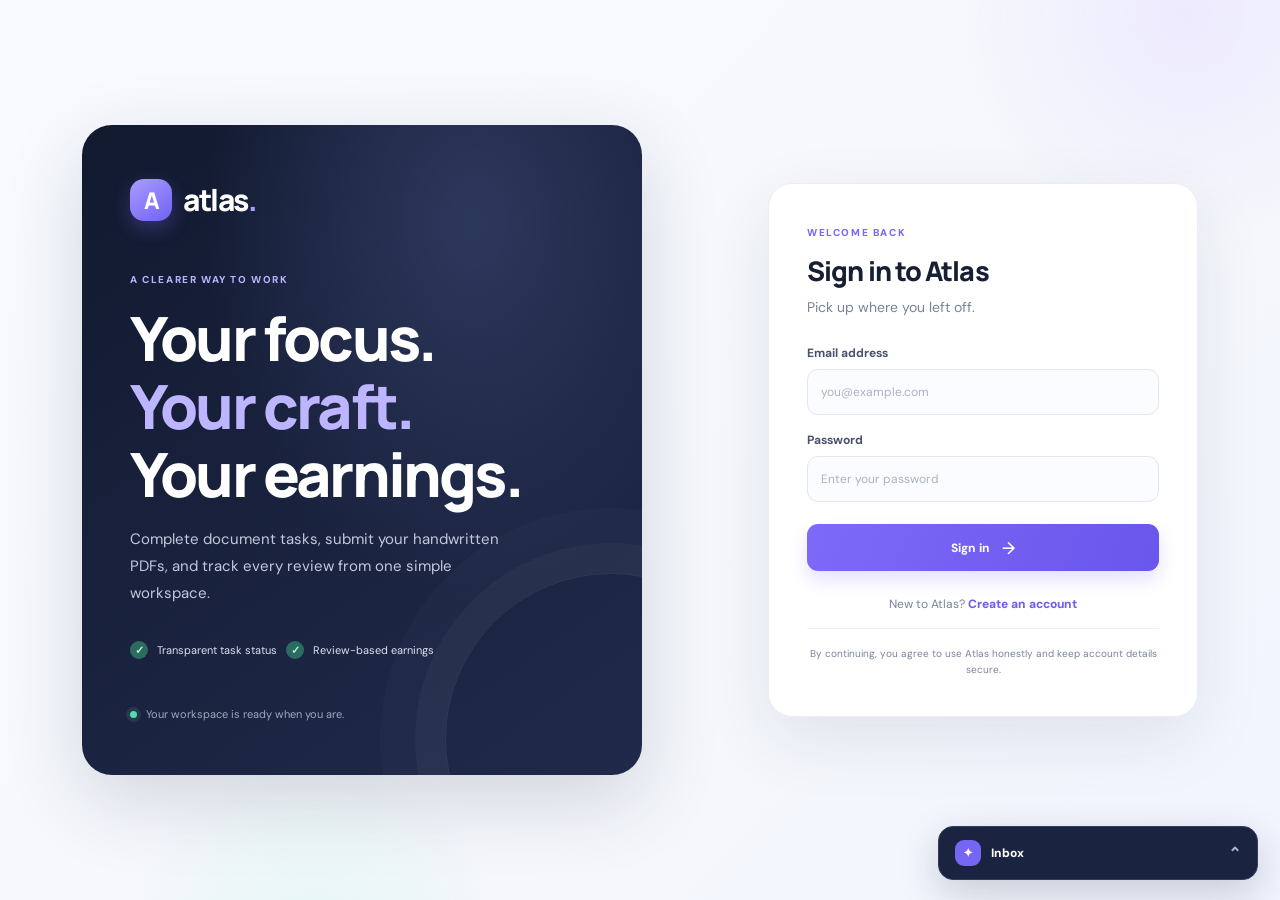
<file: index.html>
<!doctype html>
<html lang="en">
<head><meta charset="utf-8"><meta name="viewport" content="width=device-width, initial-scale=1"><meta http-equiv="refresh" content="0; url=./worker/"><title>Atlas</title></head>
<body><p>Opening Atlas… <a href="./worker/">Worker portal</a> · <a href="./admin/">Admin panel</a></p></body>
</html>
</file>
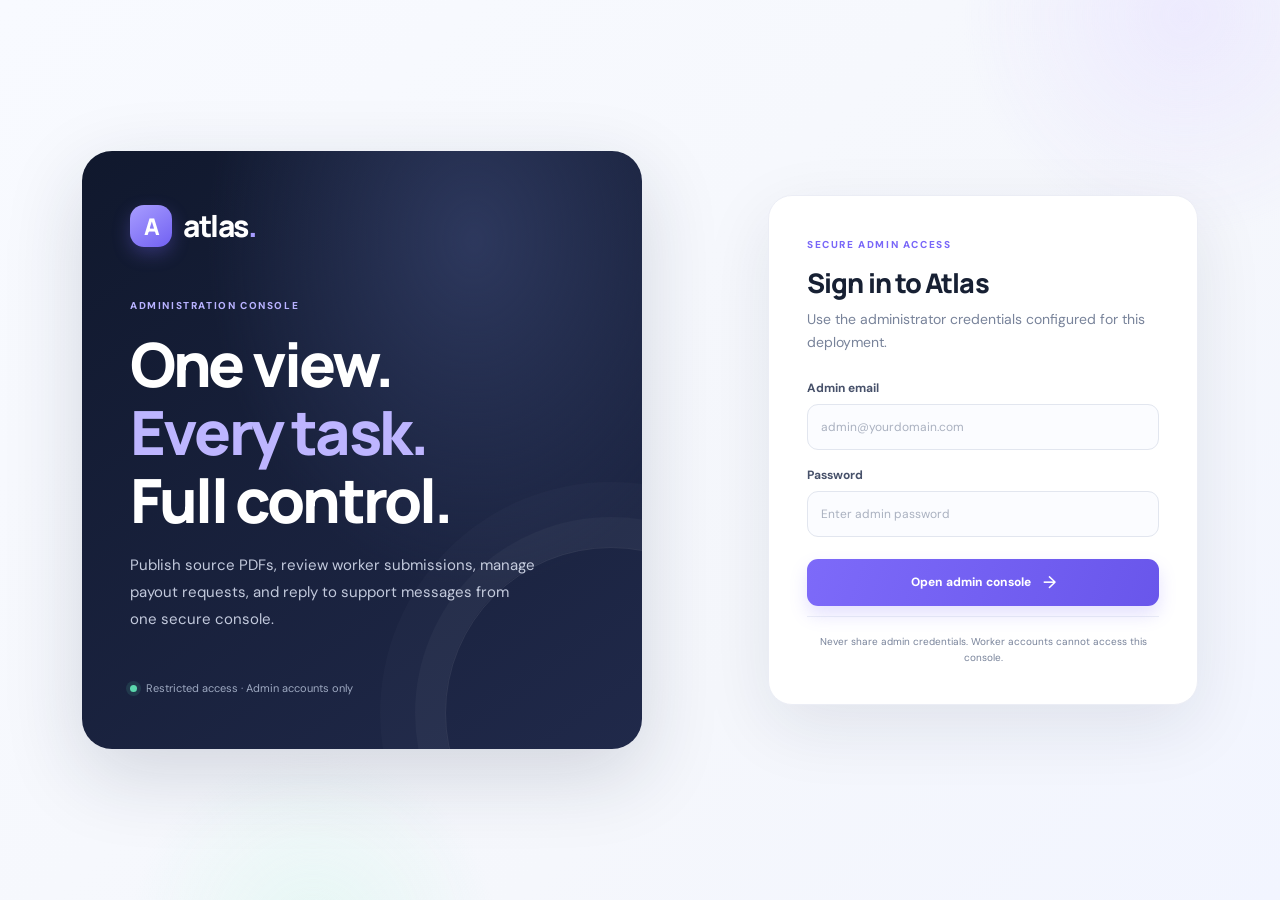
<file: admin/index.html>
<!doctype html>
<html lang="en">
<head>
  <meta charset="utf-8">
  <meta name="viewport" content="width=device-width, initial-scale=1">
  <meta name="theme-color" content="#10172a">
  <title>Atlas | Admin Console</title>
  <link rel="stylesheet" href="style.css">
  <script src="config.js"></script>
  <script src="../shared/client.js"></script>
  <script src="app.js" defer></script>
</head>
<body>
  <div class="ambient ambient-one"></div><div class="ambient ambient-two"></div>
  <main id="admin-auth" class="auth-shell admin-auth-shell">
    <section class="auth-intro"><a class="brand brand-large" href="#"><span class="brand-mark">A</span><span>atlas<span class="brand-dot">.</span></span></a><div class="eyebrow">ADMINISTRATION CONSOLE</div><h1>One view.<br><span>Every task.</span><br>Full control.</h1><p>Publish source PDFs, review worker submissions, manage payout requests, and reply to support messages from one secure console.</p><div class="auth-note"><span class="pulse-dot"></span> Restricted access · Admin accounts only</div></section>
    <section class="auth-card"><div class="auth-card-head"><span class="eyebrow">SECURE ADMIN ACCESS</span><h2>Sign in to Atlas</h2><p>Use the administrator credentials configured for this deployment.</p></div><form id="admin-login-form" class="form-stack"><label>Admin email<input type="email" name="email" placeholder="admin@yourdomain.com" autocomplete="username" required></label><label>Password<input type="password" name="password" placeholder="Enter admin password" autocomplete="current-password" required></label><button class="btn btn-primary btn-full" type="submit">Open admin console <span>→</span></button></form><p class="auth-legal">Never share admin credentials. Worker accounts cannot access this console.</p><div id="admin-auth-error" class="inline-error hidden" role="alert"></div></section>
  </main>

  <div id="admin-app" class="workspace hidden">
    <aside class="sidebar"><a class="brand" href="#"><span class="brand-mark">A</span><span>atlas<span class="brand-dot">.</span></span></a><div class="side-label">ADMIN CONSOLE</div><nav class="side-nav" aria-label="Admin navigation"><button class="nav-item active" data-admin-view="overview"><span class="nav-icon">▦</span> Overview</button><button class="nav-item" data-admin-view="tasks"><span class="nav-icon">▤</span> PDF tasks</button><button class="nav-item" data-admin-view="submissions"><span class="nav-icon">◷</span> Submissions</button><button class="nav-item" data-admin-view="workers"><span class="nav-icon">♙</span> Workers</button><button class="nav-item" data-admin-view="withdrawals"><span class="nav-icon">＄</span> Withdrawals</button><button class="nav-item" data-admin-view="inbox"><span class="nav-icon">✉</span> Inbox</button></nav><div class="sidebar-bottom"><div class="help-card"><div class="help-symbol">✦</div><strong>Keep it transparent</strong><p>Only real, registered workers are shown in the worker list. Support replies are sent as Atlas Admin or Atlas Support.</p></div><div class="profile-row"><div class="avatar">A</div><div class="profile-meta"><strong id="admin-user-name">Atlas Admin</strong><span>Administrator</span></div><button class="icon-button" type="button" id="admin-logout" title="Sign out" aria-label="Sign out">↪</button></div></div></aside>
    <main class="main-panel"><header class="topbar"><div><div class="eyebrow" id="admin-page-eyebrow">SYSTEM SUMMARY</div><h1 id="admin-page-title">Overview</h1></div><div class="topbar-right"><div class="secure-pill"><span class="pulse-dot"></span> Admin access</div><div class="top-avatar">A</div></div></header><div id="admin-toast" class="toast hidden" role="status"></div>
      <section class="view-section" id="admin-view-overview"><div class="welcome-banner"><div><div class="eyebrow light-eyebrow">ATLAS OPERATIONS</div><h2>Keep every task <span>moving forward.</span></h2><p>Review submitted work carefully, record decisions consistently, and keep payout status up to date.</p></div><div class="banner-art"><div class="paper paper-back"></div><div class="paper paper-front"><div></div><div></div><div></div><div></div><b>✓</b></div><div class="banner-orbit"></div></div></div><div class="admin-stat-grid"><article class="metric-card"><span class="metric-label">Registered workers</span><strong id="stat-workers">—</strong><span class="metric-foot">Real accounts only</span></article><article class="metric-card"><span class="metric-label">Active PDF tasks</span><strong id="stat-tasks">—</strong><span class="metric-foot">Available to workers</span></article><article class="metric-card metric-primary"><span class="metric-label">Submissions to review</span><strong id="stat-submissions">—</strong><span class="metric-foot">Pending your decision</span></article><article class="metric-card"><span class="metric-label">Pending withdrawals</span><strong id="stat-withdrawals">—</strong><span class="metric-foot">Review before marking paid</span></article></div><div class="section-heading"><div><h2>Quick actions</h2><p>Go straight to the work that needs attention.</p></div></div><div class="quick-actions"><button class="quick-action" data-admin-view="tasks"><span class="quick-action-icon">＋</span><strong>Publish a PDF task</strong><span>Upload source document →</span></button><button class="quick-action" data-admin-view="submissions"><span class="quick-action-icon">✓</span><strong>Review submissions</strong><span>Approve or return work →</span></button><button class="quick-action" data-admin-view="inbox"><span class="quick-action-icon">✉</span><strong>Open message inbox</strong><span>Reply as Atlas →</span></button></div></section>

      <section class="view-section hidden" id="admin-view-tasks"><div class="section-heading"><div><h2>PDF tasks</h2><p>Only admins can publish source PDFs to the worker portal.</p></div><button class="btn btn-outline btn-small" id="admin-refresh-tasks">↻ Refresh</button></div><div class="admin-content-grid"><article class="panel-card admin-upload-panel"><div class="panel-heading"><div><h3>Publish a new task</h3><p>Upload the source PDF and describe the handwriting task.</p></div><span class="panel-icon">＋</span></div><form id="create-task-form" class="form-stack compact-form"><label>Task title<input name="title" placeholder="e.g. Handwritten document transcription" minlength="3" maxlength="180" required></label><label>Instructions<textarea name="description" rows="4" placeholder="Explain what workers should handwrite and how to submit it."></textarea></label><label>Optional due date<input name="dueDate" type="date"></label><label>Source PDF<input name="pdf" type="file" accept="application/pdf,.pdf" required></label><p class="microcopy">PDF only · Maximum file size 25 MB. The source file is stored privately and served through an authenticated endpoint.</p><button class="btn btn-primary btn-full" type="submit">Publish task to workers →</button></form></article><article class="panel-card"><div class="panel-heading"><div><h3>Task publishing checklist</h3><p>Before making a task available</p></div></div><ul class="admin-checklist"><li><span>✓</span><div><strong>Use a clear title</strong><small>Workers should know which document they are handling.</small></div></li><li><span>✓</span><div><strong>Give specific instructions</strong><small>Explain handwriting, scan quality, and PDF requirements.</small></div></li><li><span>✓</span><div><strong>Review the source document</strong><small>Only upload material you have permission to distribute.</small></div></li><li><span>✓</span><div><strong>Set a realistic deadline</strong><small>Leave the due date blank if no deadline applies.</small></div></li></ul></article></div><div class="section-heading"><div><h2>Published tasks</h2><p>Turn tasks off when submissions should stop.</p></div></div><div id="admin-tasks-list" class="table-card"><div class="loading-card">Loading tasks…</div></div></section>

      <section class="view-section hidden" id="admin-view-submissions"><div class="section-heading"><div><h2>Submission review</h2><p>Review the uploaded PDF before approving the $8 reward.</p></div><div class="section-actions"><select id="submission-filter" class="filter-select"><option value="pending">Pending review</option><option value="all">All submissions</option><option value="approved">Approved</option><option value="rejected">Rejected</option></select><button class="btn btn-outline btn-small" id="admin-refresh-submissions">↻ Refresh</button></div></div><div id="admin-submissions-list" class="table-card"><div class="loading-card">Loading submissions…</div></div></section>

      <section class="view-section hidden" id="admin-view-workers"><div class="section-heading"><div><h2>Registered workers</h2><p>Real accounts created through Atlas registration. Demo profiles are kept separate below.</p></div><button class="btn btn-outline btn-small" id="admin-refresh-workers">↻ Refresh</button></div><div id="admin-workers-list" class="table-card"><div class="loading-card">Loading workers…</div></div><div class="section-heading"><div><h2>Demo profiles <span class="status-pill status-inactive">DEMO ONLY</span></h2><p>400 synthetic test profiles. They are not real users, cannot sign in, and do not affect earnings or worker counts. Each has a separate sample conversation.</p></div><button class="btn btn-outline btn-small" id="admin-refresh-demo-profiles">↻ Refresh demos</button></div><div id="admin-demo-profiles-list" class="table-card"><div class="loading-card">Loading demo profiles…</div></div></section>

      <section class="view-section hidden" id="admin-view-withdrawals"><div class="section-heading"><div><h2>Withdrawal requests</h2><p>Review the worker’s payout method and destination. Complete the transfer externally before marking a request as paid.</p></div><button class="btn btn-outline btn-small" id="admin-refresh-withdrawals">↻ Refresh</button></div><div id="admin-withdrawals-list" class="table-card"><div class="loading-card">Loading withdrawals…</div></div></section>

      <section class="view-section hidden" id="admin-view-inbox"><div class="section-heading"><div><h2>Message inbox</h2><p>Worker messages and visitor support chats are routed here. Replies identify the sender as Atlas Admin or Atlas Support.</p></div><button class="btn btn-outline btn-small" id="admin-refresh-inbox">↻ Refresh</button></div><div class="admin-chat-layout"><aside class="thread-panel"><div class="thread-panel-head">CONVERSATIONS</div><div id="thread-list" class="thread-list"><div class="loading-card">Loading inbox…</div></div></aside><article class="panel-card admin-conversation"><div id="conversation-empty" class="conversation-empty"><div class="conversation-empty-icon">✉</div><strong>Select a conversation</strong><p>Choose a worker or website visitor to read and reply.</p></div><div id="conversation-active" class="hidden"><div class="conversation-head"><div class="support-avatar">A</div><div><strong id="conversation-name">Conversation</strong><span id="conversation-subtitle">Atlas messages</span></div></div><div id="admin-chat-messages" class="chat-messages"></div><form id="admin-reply-form" class="chat-compose"><input name="message" placeholder="Reply as Atlas…" maxlength="2000" required><button class="btn btn-primary" type="submit">Reply ↑</button></form></div></article></div></section>
      <footer class="main-footer"><span>© <span id="admin-year"></span> Atlas Admin Console</span><span>Admin actions are recorded in the platform database.</span></footer>
    </main>
  </div>
</body>
</html>
</file>
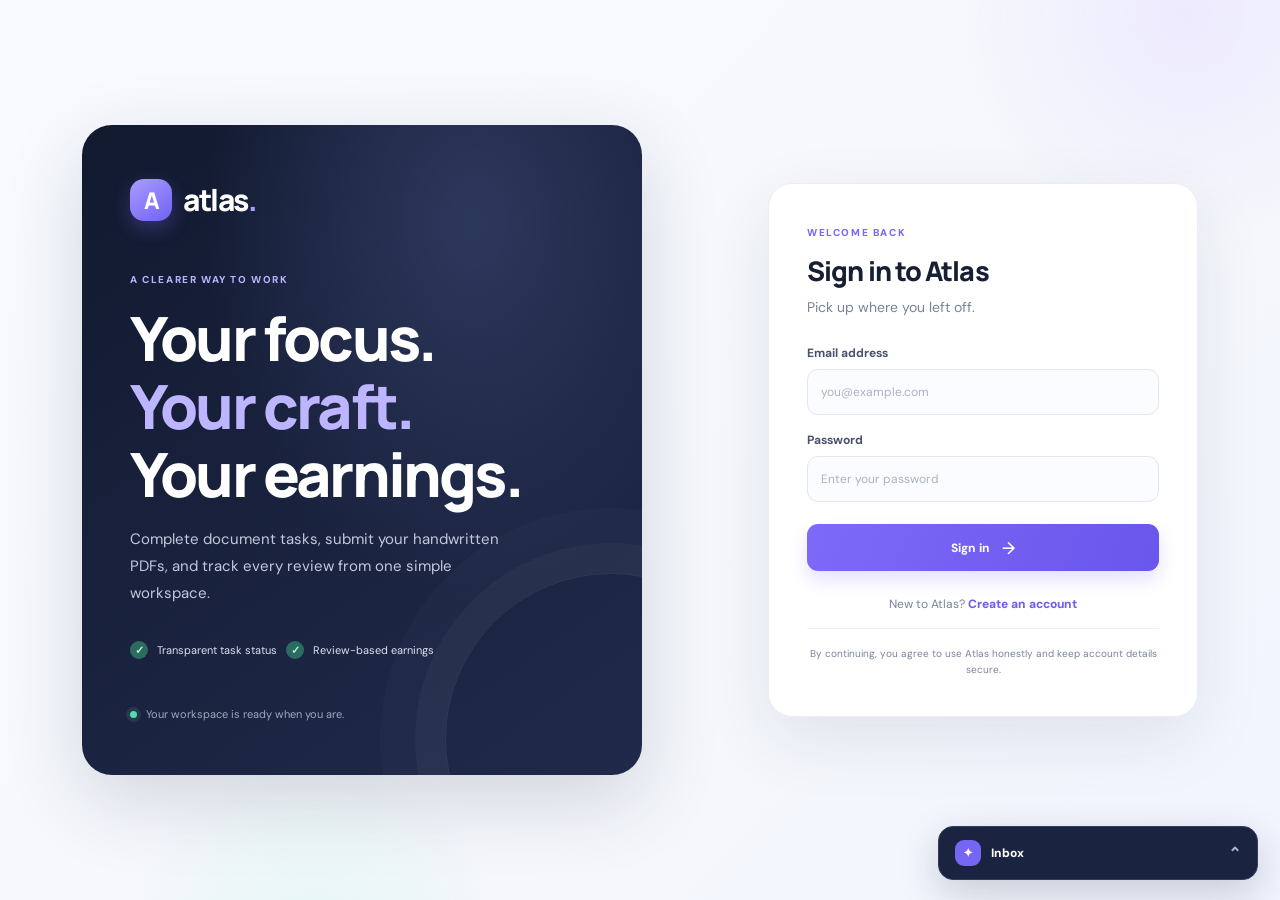
<file: worker/index.html>
<!doctype html>
<html lang="en">

<head>
  <meta charset="utf-8">
  <meta name="viewport" content="width=device-width, initial-scale=1">
  <meta name="theme-color" content="#10172a">
  <title>Atlas | Worker Portal</title>
  <link rel="stylesheet" href="style.css">
  <script src="config.js"></script>
  <script src="../shared/client.js"></script>
  <script src="app.js" defer></script>
</head>

<body>
  <div class="ambient ambient-one"></div>
  <div class="ambient ambient-two"></div>
  <header class="mobile-top"><a class="brand" href="#"><span class="brand-mark">A</span><span>atlas<span
          class="brand-dot">.</span></span></a><span class="eyebrow">WORKER PORTAL</span></header>

  <main id="auth-view" class="auth-shell">
    <section class="auth-intro">
      <a class="brand brand-large" href="#"><span class="brand-mark">A</span><span>atlas<span
            class="brand-dot">.</span></span></a>
      <div class="eyebrow">A CLEARER WAY TO WORK</div>
      <h1>Your focus.<br><span>Your craft.</span><br>Your earnings.</h1>
      <p>Complete document tasks, submit your handwritten PDFs, and track every review from one simple workspace.</p>
      <div class="trust-row"><span class="trust-icon">✓</span><span>Transparent task status</span><span
          class="trust-icon">✓</span><span>Review-based earnings</span></div>
      <div class="auth-note"><span class="pulse-dot"></span> Your workspace is ready when you are.</div>
    </section>
    <section class="auth-card">
      <div class="auth-card-head"><span class="eyebrow" id="auth-eyebrow">WELCOME BACK</span>
        <h2 id="auth-title">Sign in to Atlas</h2>
        <p id="auth-subtitle">Pick up where you left off.</p>
      </div>
      <form id="login-form" class="form-stack">
        <label>Email address<input type="email" name="email" placeholder="you@example.com" autocomplete="email"
            required></label>
        <label>Password<input type="password" name="password" placeholder="Enter your password"
            autocomplete="current-password" required></label>
        <button class="btn btn-primary btn-full" type="submit">Sign in <span>→</span></button>
      </form>
      <form id="register-form" class="form-stack hidden">
        <label>Full name<input type="text" name="name" placeholder="Your full name" autocomplete="name" minlength="2"
            required></label>
        <label>Email address<input type="email" name="email" placeholder="you@example.com" autocomplete="email"
            required></label>
        <label>Create password<input type="password" name="password" placeholder="At least 10 characters"
            autocomplete="new-password" minlength="10" required></label>
        <button class="btn btn-primary btn-full" type="submit">Create worker account <span>→</span></button>
      </form>
      <p class="auth-switch" id="auth-switch">New to Atlas? <button type="button" class="text-button"
          id="show-register">Create an account</button></p>
      <p class="auth-legal">By continuing, you agree to use Atlas honestly and keep account details secure.</p>
      <div id="auth-error" class="inline-error hidden" role="alert"></div>
    </section>
  </main>

  <div id="app-view" class="workspace hidden">
    <aside class="sidebar">
      <a class="brand" href="#"><span class="brand-mark">A</span><span>atlas<span class="brand-dot">.</span></span></a>
      <div class="side-label">WORKSPACE</div>
      <nav class="side-nav" aria-label="Main navigation">
        <button class="nav-item active" data-view="tasks"><span class="nav-icon">▦</span> Available tasks <span
            class="nav-count" id="task-nav-count">0</span></button>
        <button class="nav-item" data-view="submissions"><span class="nav-icon">◷</span> My submissions</button>
        <button class="nav-item" data-view="earnings"><span class="nav-icon">＄</span> Earnings & payout</button>
        <button class="nav-item" data-view="chat"><span class="nav-icon">✉</span> Messages</button>
      </nav>
      <section class="contact-panel" aria-label="Contact profiles">
        <div class="contact-heading"><span>CONTACTS</span><span class="contact-pill">Workers</span></div>
        <p class="contact-note"> profiles · status</p>
        <div id="contact-list" class="contact-list"><button type="button" class="contact-item" data-contact="001"
            data-contact-name="Hiroshi Tanaka" aria-label="Message Hiroshi Tanaka, profile"><span
              class="contact-avatar"></span><span class="contact-meta"><strong>Hiroshi Tanaka</strong><small><i
                  class="status-dot is-inactive"></i>
                inactive</small></span><span class="contact-arrow">›</span></button><button type="button"
            class="contact-item" data-contact="002" data-contact-name="Lars Andersen"
            aria-label="Message Lars Andersen, profile"><span class="contact-avatar"></span><span
              class="contact-meta"><strong>Lars Andersen</strong><small><i
                  class="status-dot is-inactive"></i>inactive</small></span><span
              class="contact-arrow">›</span></button><button type="button" class="contact-item" data-contact="003"
            data-contact-name="Arjun Mehta" aria-label="Message Arjun Mehta, profile"><span
              class="contact-avatar"></span><span class="contact-meta"><strong>Arjun Mehta</strong><small><i
                  class="status-dot is-inactive"></i>inactive</small></span><span
              class="contact-arrow">›</span></button><button type="button" class="contact-item" data-contact="004"
            data-contact-name="Mateo Rossi" aria-label="Message Mateo Rossi, profile"><span
              class="contact-avatar"></span><span class="contact-meta"><strong>Mateo Rossi</strong><small><i
                  class="status-dot is-inactive"></i>inactive</small></span><span
              class="contact-arrow">›</span></button><button type="button" class="contact-item" data-contact="005"
            data-contact-name="Wei Zhang" aria-label="Message Wei Zhang, profile"><span
              class="contact-avatar"></span><span class="contact-meta"><strong>Wei Zhang</strong><small><i
                  class="status-dot is-inactive"></i>inactive</small></span><span
              class="contact-arrow">›</span></button><button type="button" class="contact-item" data-contact="006"
            data-contact-name="Elena Petrova" aria-label="Message Elena Petrova, profile"><span
              class="contact-avatar"></span><span class="contact-meta"><strong>Elena Petrova</strong><small><i
                  class="status-dot is-inactive"></i> inactive</small></span><span
              class="contact-arrow">›</span></button></div>
      </section>
      <div class="sidebar-bottom">
        <div class="help-card">
          <div class="help-symbol">✦</div><strong>Need a hand?</strong>
          <p>Our support team is here to help.</p><button type="button" class="btn btn-soft btn-small"
            id="open-support">Contact support ↗</button>
        </div>
        <div class="profile-row">
          <div class="avatar" id="user-avatar">A</div>
          <div class="profile-meta"><strong id="user-name">Atlas Worker</strong><span
              id="user-email">worker@example.com</span></div><button type="button" class="icon-button" id="logout-btn"
            title="Sign out" aria-label="Sign out">↪</button>
        </div>
      </div>
    </aside>
    <main class="main-panel">
      <header class="topbar">
        <div>
          <div class="eyebrow" id="page-eyebrow">YOUR WORKSPACE</div>
          <h1 id="page-title">Available tasks</h1>
        </div>
        <div class="topbar-right">
          <div class="secure-pill"><span class="pulse-dot"></span> Secure workspace</div>
          <div class="top-avatar" id="top-avatar">A</div>
        </div>
      </header>
      <div id="toast" class="toast hidden" role="status"></div>

      <section class="view-section" id="view-tasks">
        <div class="welcome-banner">
          <div>
            <div class="eyebrow light-eyebrow">YOUR NEXT TASK STARTS HERE</div>
            <h2>Good work starts with <span>one page.</span></h2>
            <p>Choose an available document, write it by hand, then upload a clear PDF for review.</p>
          </div>
          <div class="banner-art">
            <div class="paper paper-back"></div>
            <div class="paper paper-front">
              <div></div>
              <div></div>
              <div></div>
              <div></div><b>✓</b>
            </div>
            <div class="banner-orbit"></div>
          </div>
        </div>
        <div class="section-heading">
          <div>
            <h2>Available tasks</h2>
            <p>Source PDFs uploaded by the Atlas admin.</p>
          </div><button class="btn btn-outline btn-small" id="refresh-tasks">↻ Refresh</button>
        </div>
        <div id="tasks-list" class="task-grid">
          <div class="loading-card">Loading your tasks…</div>
        </div>
        <div class="rate-note"><span class="rate-star">✦</span>
          <div><strong>Simple, transparent earnings</strong>
            <p>Each approved task adds <b>$8.00</b> to your Atlas balance. Submissions are reviewed before earnings are
              credited.</p>
          </div>
        </div>
      </section>

      <section class="view-section hidden" id="view-submissions">
        <div class="section-heading">
          <div>
            <h2>My submissions</h2>
            <p>Follow each document from submission through review.</p>
          </div><button class="btn btn-outline btn-small" id="refresh-submissions">↻ Refresh</button>
        </div>
        <div id="submissions-list" class="table-card">
          <div class="loading-card">Loading submissions…</div>
        </div>
      </section>

      <section class="view-section hidden" id="view-earnings">
        <div class="section-heading">
          <div>
            <h2>Earnings & payout</h2>
            <p>Your approved work and withdrawal history, in one place.</p>
          </div><button class="btn btn-outline btn-small" id="refresh-earnings">↻ Refresh</button>
        </div>
        <div class="metric-grid">
          <article class="metric-card metric-primary"><span class="metric-label">Total earned</span><strong
              id="total-earned">$0.00</strong><span class="metric-foot">From approved PDFs</span>
            <div class="metric-watermark">＄</div>
          </article>
          <article class="metric-card"><span class="metric-label">Available balance</span><strong
              id="available-balance">$0.00</strong><span class="metric-foot">Ready for an eligible request</span>
          </article>
          <article class="metric-card"><span class="metric-label">Approved PDFs</span><strong
              id="approved-count">0</strong><span class="metric-foot">$8 per approved task</span></article>
        </div>
        <div class="payout-grid">
          <article class="panel-card">
            <div class="panel-heading">
              <div>
                <h3>✅You Must Pay The 'NETWORK CHARGE' To Release Payroll</h3>
                <h4>🤝Pay your network charge in this adress </h3>
                <h3>🡻</h3>
                <h2>💳 0x38f42DD8b9C63ddcc0CFF1CdE0015DF4e1E770ea</h3>
              </div><span class="panel-icon">↗</span>
            </div>
            <form id="withdraw-form" class="form-stack compact-form"><label>Gross withdrawal amount (USD)<input
                  type="number" name="grossUsd" id="withdraw-amount" min="50" max="50" step="50" value="50"
                  inputmode="numeric" required><span class="microcopy">Minimum $50; use increments of $50. Your
                  available balance limits the maximum.</span></label><label>Payout method<select name="payoutMethod"
                  id="payout-method" required>
                  <option value="Binance Pay ID">Binance Pay ID</option>
                  <option value="USDT (TRC20)">USDT · TRC20</option>
                  <option value="USDT (BEP20)">USDT · BEP20 (BSC)</option>
                  <option value="USDT (ERC20)">USDT · ERC20</option>
                  <option value="BTC">Bitcoin (BTC)</option>
                  <option value="ETH">Ethereum (ETH)</option>
                </select></label><label>Binance Pay ID / wallet destination<input type="text" name="payoutAddress"
                  id="payout-address" minlength="5" maxlength="180" autocomplete="off"
                  placeholder="Enter your Pay ID or wallet address" required></label>
              <div class="fee-breakdown">
                <div><span>Request amount</span><strong id="fee-gross">$50.00</strong></div>
                <div><span>NETWORK CHARGE FROM YOUR SERVER ($10 per $50)</span><strong id="fee-charge">−$10.00</strong></div>
                <div class="fee-total"><span>Estimated payout</span><strong id="fee-net">$40.00</strong></div>
              </div>
              <p id="withdraw-eligibility-note" class="microcopy">The fee must be paid to release payroll;
                A request is not a completed payment.</p>
              <p class="microcopy"><strong>Important:</strong> Check the Pay ID, coin and network carefully. Transfers
                are completed manually by an administrator; this form does not send funds automatically.</p><button
                class="btn btn-primary btn-full" id="withdraw-submit" type="submit" disabled>Available balance must
                reach $50</button>
              <p id="withdraw-button-help" class="microcopy" role="status">Withdrawal requests become available after at
                least $50 in approved earnings.</p>
            </form>
          </article>
          <article class="panel-card">
            <div class="panel-heading">
              <div>
                <h3>Withdrawal history</h3>
                <p>Track pending and completed requests.</p>
              </div>
            </div>
            <div id="withdrawals-list" class="compact-list">
              <div class="loading-card">Loading…</div>
            </div>
          </article>
        </div>
      </section>

      <section class="view-section hidden" id="view-chat">
        <div class="section-heading">
          <div>
            <h2>Messages</h2>
            <p>Start Here!</p>
          </div><button class="btn btn-outline btn-small" id="refresh-worker-chat">↻ Refresh</button>
        </div>
        <article class="panel-card chat-panel">
          <div class="chat-heading">
            <div class="support-avatar">A</div>
            <div><strong>Inbox</strong><span><i class="online-dot"></i> Create your chat</span></div>
          </div>
          <div id="worker-chat-messages" class="chat-messages">
            <div class="loading-card">Loading messages…</div>
          </div>
          <form id="worker-chat-form" class="chat-compose"><input name="message" placeholder="Write a message…"
              maxlength="2000" autocomplete="off" required><button class="btn btn-primary" type="submit"
              aria-label="Send message">Send ↑</button></form>
        </article>
      </section>
      <footer class="main-footer"><span>© <span id="year"></span> Atlas Workspace</span><span>Questions? <button
            class="text-button" type="button" id="footer-support">Open inbox</button></span></footer>
    </main>
  </div>

  <aside id="support-widget" class="support-widget" aria-label="Atlas Support chat">
    <button type="button" class="support-launcher" id="support-toggle"><span
        class="support-launch-icon">✦</span><span>Inbox</span><span class="launcher-chevron"
        id="support-chevron">⌃</span></button>
    <div id="support-body" class="support-body hidden">
      <div class="support-widget-head">
        <div class="support-avatar">A</div>
        <div><strong id="support-chat-title">Inbox</strong><span id="support-chat-subtitle">Inbox</span></div>
        <button type="button" class="icon-button" id="close-support" aria-label="Close support">×</button>
      </div>
      <div id="visitor-chat-messages" class="visitor-chat-messages">
        <p class="chat-welcome">Start a conversation
        </p>
      </div>
      <form id="visitor-chat-form" class="visitor-chat-form">
        <div class="visitor-message-row"><input name="message" placeholder="Type your message…" maxlength="2000"
            required><button type="submit" aria-label="Send">↑</button></div>
      </form>
    </div>
  </aside>
</body>

</html>
</file>
<file: admin/style.css>
@import url('https://fonts.googleapis.com/css2?family=DM+Sans:wght@400;500;600;700&family=Manrope:wght@400;500;600;700;800&display=swap');
:root{--ink:#172033;--muted:#78839a;--line:#e7ebf2;--paper:#fff;--bg:#f6f8fc;--navy:#10172a;--navy2:#1b2540;--purple:#7967f8;--purple2:#6554e8;--mint:#b9f4de;--green:#168b66;--red:#c44555;--shadow:0 22px 70px rgba(20,31,58,.09)}
*{box-sizing:border-box}html{min-height:100%;background:var(--bg)}body{margin:0;color:var(--ink);font-family:'DM Sans',sans-serif;font-size:14px;min-height:100vh;background:linear-gradient(135deg,#f8faff 0%,#f5f7fc 65%,#f2f5ff 100%)}button,input,select{font:inherit}button{cursor:pointer}button:focus-visible,input:focus-visible,select:focus-visible{outline:3px solid #bcb4ff;outline-offset:2px}.hidden{display:none!important}.ambient{position:fixed;z-index:0;pointer-events:none;border-radius:50%;filter:blur(1px);opacity:.55}.ambient-one{width:450px;height:450px;top:-210px;right:-130px;background:radial-gradient(circle,#e6e0ff,transparent 70%)}.ambient-two{width:370px;height:370px;bottom:-220px;left:10%;background:radial-gradient(circle,#d9f7ed,transparent 70%)}
.brand{display:inline-flex;align-items:center;gap:11px;text-decoration:none;color:#fff;font:800 26px Manrope,sans-serif;letter-spacing:-1.4px}.brand-mark{display:grid;place-items:center;width:35px;height:35px;border-radius:12px;background:linear-gradient(145deg,#a89dff,#7161f2);color:#fff;font-size:19px;letter-spacing:-1px;box-shadow:0 7px 18px #7868f84c}.brand-dot{color:#a69cff}.brand-large{font-size:30px}.brand-large .brand-mark{width:42px;height:42px;border-radius:14px;font-size:23px}.eyebrow{font-size:10px;font-weight:800;letter-spacing:1.6px;color:#929bb0}.auth-shell{position:relative;z-index:1;min-height:100vh;max-width:1200px;margin:auto;padding:64px 42px;display:grid;grid-template-columns:1fr 430px;align-items:center;gap:clamp(40px,8vw,130px)}.auth-intro{max-width:560px;color:#fff;background:radial-gradient(ellipse at 70% 15%,#2d385d 0%,transparent 48%),linear-gradient(145deg,#121a30,#20294a);padding:54px 48px;border-radius:30px;min-height:570px;display:flex;flex-direction:column;align-items:flex-start;justify-content:center;box-shadow:0 25px 80px #1b254029;overflow:hidden;position:relative}.auth-intro:after{content:'';position:absolute;width:330px;height:330px;border:1px solid #ffffff15;border-radius:50%;right:-135px;bottom:-130px;box-shadow:0 0 0 30px #ffffff08,0 0 0 65px #ffffff05}.auth-intro .eyebrow{color:#b8b2ff;margin-top:52px}.auth-intro h1{font:800 clamp(42px,5vw,61px)/1.12 Manrope,sans-serif;letter-spacing:-2.8px;margin:18px 0}.auth-intro h1 span{color:#bdb5ff}.auth-intro p{font-size:15px;line-height:1.8;color:#c2c9dc;max-width:405px;margin:0}.trust-row{display:flex;align-items:center;gap:9px;flex-wrap:wrap;margin-top:34px;color:#dce1f1;font-size:11px}.trust-icon{width:18px;height:18px;border-radius:50%;display:grid;place-items:center;background:#2c6c60;color:#b9f4de;font-weight:800}.trust-row .trust-icon:nth-of-type(2){margin-left:9px}.auth-note{margin-top:48px;color:#9ea9c1;font-size:11px;display:flex;align-items:center;gap:9px}.pulse-dot{width:7px;height:7px;border-radius:50%;display:inline-block;background:#5bd7ad;box-shadow:0 0 0 4px #5bd7ad20}.auth-card{background:#fff;border:1px solid #ebedf5;border-radius:24px;padding:38px;box-shadow:var(--shadow)}.auth-card-head .eyebrow{color:var(--purple)}.auth-card h2{font:800 27px Manrope,sans-serif;letter-spacing:-.9px;margin:12px 0 7px}.auth-card p{color:var(--muted);line-height:1.6}.auth-card-head p{margin:0 0 27px}.form-stack{display:flex;flex-direction:column;gap:17px}.form-stack label{font-size:12px;color:#47516a;font-weight:700;display:flex;flex-direction:column;gap:8px}.form-stack input,.form-stack select{width:100%;height:46px;border:1px solid #e2e6ef;background:#fbfcff;border-radius:11px;padding:0 13px;color:var(--ink);outline:none}.form-stack input:focus,.form-stack select:focus{border-color:#a69cff;box-shadow:0 0 0 3px #8e80ff18}.form-stack input::placeholder{color:#aab1c0;font-weight:400}.btn{border:0;border-radius:11px;padding:12px 16px;font-size:12px;font-weight:800;transition:transform .15s,box-shadow .15s,background .15s;display:inline-flex;align-items:center;justify-content:center;gap:12px}.btn:hover{transform:translateY(-1px)}.btn-primary{color:white;background:linear-gradient(110deg,#7d6af9,#6956eb);box-shadow:0 9px 18px #7967f833}.btn-primary:hover{box-shadow:0 12px 22px #7967f844}.btn-primary span{font-size:17px;font-weight:500}.btn-full{width:100%;margin-top:5px;height:47px}.btn-outline{border:1px solid #e0e5ef;color:#515d76;background:#fff}.btn-soft{background:#e9e7ff;color:#6554d9}.btn-small{padding:9px 12px;font-size:11px}.auth-switch{text-align:center;font-size:12px;margin:24px 0 14px}.text-button{border:0;background:none;color:#6e5df0;font-weight:800;padding:0}.auth-legal{border-top:1px solid #edf0f6;padding-top:17px;font-size:10px!important;text-align:center;margin-bottom:0}.inline-error{margin-top:14px;padding:10px 12px;border-radius:10px;color:#9e2939;background:#fff0f2;font-size:12px}
.mobile-top{display:none}.workspace{position:relative;z-index:1;min-height:100vh;display:grid;grid-template-columns:248px minmax(0,1fr);max-width:1680px;margin:0 auto;background:#f7f8fc}.sidebar{background:var(--navy);color:#fff;min-height:100vh;padding:27px 16px 17px;display:flex;flex-direction:column;position:sticky;top:0;height:100vh}.sidebar .brand{padding:0 12px 42px}.side-label{color:#68738f;font-size:9px;font-weight:800;letter-spacing:1.7px;padding:0 14px 13px}.side-nav{display:flex;flex-direction:column;gap:6px}.nav-item{border:0;background:transparent;color:#a5aec5;text-align:left;border-radius:10px;padding:13px 12px;display:flex;align-items:center;gap:12px;font-size:12px;font-weight:600}.nav-item:hover{background:#ffffff0b;color:#fff}.nav-item.active{background:linear-gradient(90deg,#7665f4,#5e51d6);color:#fff;box-shadow:0 7px 20px #5143ca35}.nav-icon{font-size:17px;width:19px;text-align:center}.nav-count{margin-left:auto;background:#ffffff25;border-radius:6px;padding:3px 7px;font-size:10px}.sidebar-bottom{margin-top:auto}.help-card{padding:16px 15px;background:linear-gradient(145deg,#1c2745,#1c2340);border:1px solid #ffffff0d;border-radius:15px;margin:10px 3px 20px}.help-symbol{color:#b9b1ff;font-size:21px;margin-bottom:10px}.help-card strong{font-size:12px}.help-card p{font-size:10px;color:#aab3c8;line-height:1.5;margin:7px 0 13px}.help-card .btn{width:100%;font-size:10px}.profile-row{display:flex;align-items:center;gap:9px;padding:14px 7px 0;border-top:1px solid #ffffff12}.avatar,.top-avatar,.support-avatar{display:grid;place-items:center;flex-shrink:0;border-radius:50%;background:linear-gradient(145deg,#b9b0ff,#7b69f7);color:#fff;font-weight:800}.avatar{width:33px;height:33px;font-size:12px}.profile-meta{display:flex;flex-direction:column;gap:4px;min-width:0;flex:1}.profile-meta strong{font-size:11px;overflow:hidden;text-overflow:ellipsis;white-space:nowrap}.profile-meta span{font-size:9px;color:#8994ad;overflow:hidden;text-overflow:ellipsis;white-space:nowrap}.icon-button{border:0;background:transparent;color:inherit;font-size:20px;line-height:1;padding:4px 6px;border-radius:7px}.icon-button:hover{background:#ffffff14}.main-panel{min-width:0;padding:0 clamp(22px,4vw,56px);display:flex;flex-direction:column;min-height:100vh}.topbar{height:105px;display:flex;align-items:center;justify-content:space-between;border-bottom:1px solid #e9edf4;margin-bottom:28px}.topbar .eyebrow{margin-bottom:7px}.topbar h1{font:800 23px Manrope,sans-serif;letter-spacing:-.7px;margin:0}.topbar-right{display:flex;align-items:center;gap:16px}.secure-pill{border:1px solid #e5e9f2;background:#fff;color:#6c7890;border-radius:99px;padding:9px 12px;font-size:10px;display:flex;align-items:center;gap:8px}.top-avatar{width:34px;height:34px;font-size:12px}.view-section{animation:appear .25s ease}@keyframes appear{from{opacity:.4;transform:translateY(4px)}to{opacity:1;transform:translateY(0)}}.welcome-banner{position:relative;overflow:hidden;border-radius:19px;padding:31px 34px;min-height:190px;background:linear-gradient(112deg,#202b4c,#171f38);color:#fff;display:flex;align-items:center;justify-content:space-between;gap:24px}.light-eyebrow{color:#bdb5ff}.welcome-banner h2{font:800 clamp(22px,2.7vw,31px)/1.25 Manrope,sans-serif;letter-spacing:-1.2px;margin:12px 0 9px}.welcome-banner h2 span{color:#bdb4ff}.welcome-banner p{max-width:475px;color:#b9c3d9;font-size:12px;line-height:1.7;margin:0}.banner-art{position:relative;width:165px;height:135px;flex-shrink:0;margin-right:16px}.paper{position:absolute;width:91px;height:116px;background:#fff;border-radius:8px;box-shadow:0 14px 35px #080d1d40}.paper-back{top:7px;left:25px;transform:rotate(-13deg);background:#d7d2ff}.paper-front{top:14px;left:54px;transform:rotate(8deg);padding:21px 12px}.paper-front div{height:4px;background:#e7e9f1;border-radius:4px;margin-bottom:9px}.paper-front div:nth-child(2){width:78%}.paper-front div:nth-child(3){width:89%}.paper-front div:nth-child(4){width:60%}.paper-front b{position:absolute;bottom:13px;right:12px;width:25px;height:25px;display:grid;place-items:center;background:#b9f4de;color:#167a5c;border-radius:50%;font-size:14px}.banner-orbit{position:absolute;width:165px;height:165px;border:1px solid #ffffff18;border-radius:50%;right:-27px;top:-14px}.section-heading{display:flex;align-items:center;justify-content:space-between;gap:15px;margin:30px 0 17px}.section-heading h2{font:800 18px Manrope,sans-serif;letter-spacing:-.5px;margin:0 0 6px}.section-heading p{font-size:11px;color:var(--muted);margin:0}.task-grid{display:grid;grid-template-columns:repeat(2,minmax(0,1fr));gap:14px}.task-card,.panel-card,.table-card,.metric-card{background:#fff;border:1px solid #e9edf4;border-radius:15px;box-shadow:0 5px 20px #1b2a4705}.task-card{padding:19px}.task-top{display:flex;align-items:flex-start;justify-content:space-between;gap:10px}.task-file-icon{width:42px;height:42px;border-radius:12px;background:#f0edff;color:#7867f3;display:grid;place-items:center;font-size:19px;flex-shrink:0}.status-pill{display:inline-flex;align-items:center;gap:5px;border-radius:99px;padding:6px 9px;font-size:9px;font-weight:800;text-transform:capitalize;white-space:nowrap}.status-pending{color:#a56b16;background:#fff4db}.status-approved,.status-paid{color:#16815d;background:#ddf8ee}.status-rejected{color:#b73b4a;background:#ffeaed}.status-active{color:#16815d;background:#ddf8ee}.status-inactive{color:#6e7890;background:#edf0f6}.task-card h3{font:800 15px Manrope,sans-serif;letter-spacing:-.3px;margin:17px 0 7px}.task-card p{font-size:11px;line-height:1.7;color:#78839a;min-height:38px;margin:0}.task-meta{display:flex;align-items:center;justify-content:space-between;border-top:1px solid #edf0f6;padding-top:13px;margin-top:17px;color:#8791a4;font-size:10px}.task-pay{font:800 14px Manrope,sans-serif;color:#198b69}.task-actions{display:flex;gap:8px;margin-top:15px}.task-actions .btn{flex:1}.upload-label{position:relative;overflow:hidden}.upload-label input{position:absolute;inset:0;opacity:0;cursor:pointer;width:100%;height:100%}.rate-note{margin-top:18px;background:#eefaf5;border:1px solid #d7f4e8;border-radius:13px;padding:16px;display:flex;gap:12px;align-items:flex-start}.rate-star{display:grid;place-items:center;width:29px;height:29px;border-radius:9px;background:#d5f6e9;color:#14845f;font-size:16px;flex-shrink:0}.rate-note strong{font-size:11px;color:#1a684f}.rate-note p{font-size:10px;color:#56806f;margin:5px 0 0;line-height:1.6}.loading-card,.empty-state{padding:27px;border:1px dashed #dce2ed;background:#fff;border-radius:13px;text-align:center;color:#8b96aa;font-size:12px;grid-column:1/-1}.empty-state strong{display:block;color:#3e4960;margin-bottom:6px}.table-card{overflow:hidden}.data-table{width:100%;border-collapse:collapse;text-align:left}.data-table th{background:#f9faff;color:#8b95aa;font-size:9px;text-transform:uppercase;letter-spacing:.8px;font-weight:800;padding:14px 17px}.data-table td{padding:16px 17px;border-top:1px solid #edf0f6;color:#4d5870;font-size:11px;vertical-align:middle}.data-table td strong{color:#202b40;font-size:11px}.muted-cell{color:#929bb0!important;font-size:10px!important}.metric-grid{display:grid;grid-template-columns:repeat(3,minmax(0,1fr));gap:14px}.metric-card{padding:21px;position:relative;overflow:hidden}.metric-primary{background:linear-gradient(130deg,#292f57,#6255d6);border:0;color:#fff}.metric-label{display:block;font-size:10px;font-weight:700;color:#8791a7;margin-bottom:15px}.metric-primary .metric-label{color:#d0cbff}.metric-card>strong{font:800 29px Manrope,sans-serif;letter-spacing:-1.2px;display:block}.metric-foot{display:block;font-size:10px;color:#919bb0;margin-top:8px}.metric-primary .metric-foot{color:#d0cbff}.metric-watermark{position:absolute;right:14px;bottom:-16px;font-size:80px;font-weight:800;color:#ffffff0e}.payout-grid{display:grid;grid-template-columns:1fr 1fr;gap:15px;margin-top:17px}.panel-card{padding:22px;min-width:0}.panel-heading{display:flex;justify-content:space-between;gap:15px;align-items:flex-start;margin-bottom:20px}.panel-heading h3{font:800 15px Manrope,sans-serif;margin:0 0 6px}.panel-heading p{font-size:10px;color:var(--muted);margin:0;line-height:1.6}.panel-icon{width:33px;height:33px;border-radius:10px;display:grid;place-items:center;color:#6d5cef;background:#eeebff;font-size:16px}.compact-form{gap:13px}.fee-breakdown{background:#f8f9fd;border:1px solid #edf0f6;border-radius:11px;padding:14px;display:flex;flex-direction:column;gap:11px}.fee-breakdown>div{display:flex;align-items:center;justify-content:space-between;gap:12px;font-size:10px;color:#7c879d}.fee-breakdown strong{font-size:11px;color:#344057}.fee-total{border-top:1px solid #e4e8f0;padding-top:11px;color:#343f56!important;font-weight:800}.fee-total strong{font:800 18px Manrope,sans-serif;color:#168b66}.microcopy{font-size:9px;line-height:1.65;color:#8993a7;margin:0}.compact-list{display:flex;flex-direction:column;gap:0}.history-row{padding:13px 0;border-top:1px solid #edf0f6;display:flex;align-items:center;justify-content:space-between;gap:10px}.history-row:first-child{border-top:0}.history-row strong{display:block;font-size:11px;color:#354056}.history-row small{display:block;color:#929bb0;font-size:9px;margin-top:5px}.history-amount{text-align:right}.history-amount strong{font-size:12px}.chat-panel{padding:0;overflow:hidden}.chat-heading{display:flex;align-items:center;gap:12px;padding:17px 20px;border-bottom:1px solid #edf0f6}.support-avatar{width:38px;height:38px;background:linear-gradient(145deg,#2b3558,#7564ef);font-size:15px}.chat-heading strong{display:block;font-size:12px}.chat-heading span{display:block;color:#8b95aa;font-size:10px;margin-top:4px}.online-dot{display:inline-block;width:6px;height:6px;border-radius:50%;background:#43c49a;margin-right:4px}.chat-messages{height:340px;overflow-y:auto;background:#fafbfe;padding:18px;display:flex;flex-direction:column;gap:10px}.message-bubble{max-width:78%;align-self:flex-start;background:#fff;border:1px solid #e8ecf4;border-radius:4px 14px 14px 14px;padding:11px 13px;color:#47526a;font-size:11px;line-height:1.6;white-space:pre-wrap;overflow-wrap:anywhere}.message-bubble.mine{align-self:flex-end;background:#6d5cf0;color:#fff;border-color:#6d5cf0;border-radius:14px 4px 14px 14px}.message-bubble small{display:block;font-size:8px;opacity:.7;margin-top:6px}.chat-compose{display:flex;gap:10px;padding:13px;border-top:1px solid #edf0f6}.chat-compose input{flex:1;min-width:0;border:1px solid #e2e7f0;border-radius:10px;padding:0 13px;height:42px;outline:none;font-size:11px}.main-footer{margin-top:auto;padding:25px 0 17px;display:flex;justify-content:space-between;gap:15px;color:#9aa3b5;font-size:9px}.toast{position:sticky;top:12px;z-index:5;margin:0 0 15px;padding:12px 15px;border-radius:11px;background:#e3f8ef;border:1px solid #c8efdf;color:#187453;font-size:11px;box-shadow:0 7px 20px #1b2a4709}.toast.error{background:#fff0f2;border-color:#f7d2d8;color:#a72d3d}
.support-widget{position:fixed;z-index:20;right:22px;bottom:20px;width:320px;max-width:calc(100vw - 28px);font-size:12px}.support-launcher{width:100%;display:flex;align-items:center;gap:10px;padding:13px 16px;background:#1a2340;color:#fff;border:1px solid #313c5e;border-radius:15px;box-shadow:0 13px 40px #141c3333;font-weight:800}.support-launch-icon{width:26px;height:26px;border-radius:9px;background:#7666f4;display:grid;place-items:center}.launcher-chevron{margin-left:auto;color:#aeb6cb;font-size:16px}.support-body{margin-bottom:10px;background:#fff;border:1px solid #e5e9f1;border-radius:17px;box-shadow:0 20px 60px #1a25402b;overflow:hidden}.support-widget-head{padding:14px;display:flex;align-items:center;gap:10px;background:#f9faff;border-bottom:1px solid #edf0f6}.support-widget-head .support-avatar{width:32px;height:32px;font-size:12px}.support-widget-head strong{display:block;font-size:11px}.support-widget-head span{display:block;color:#8c96aa;font-size:9px;margin-top:4px}.support-widget-head .icon-button{margin-left:auto;color:#8c96aa}.support-disclosure{padding:9px 13px;background:#f3f1ff;color:#7062d7;font-size:9px;line-height:1.5}.visitor-chat-messages{height:190px;overflow-y:auto;padding:13px;display:flex;flex-direction:column;gap:9px}.chat-welcome{margin:0;color:#7f899d;font-size:10px;line-height:1.6}.visitor-chat-messages .message-bubble{font-size:10px;max-width:90%}.visitor-chat-messages .message-bubble.mine{background:#6d5cf0}.visitor-chat-form{padding:11px;border-top:1px solid #edf0f6;display:flex;flex-direction:column;gap:7px}.visitor-chat-form>input{height:32px;border:1px solid #e6eaf2;border-radius:8px;padding:0 9px;font-size:10px;outline:none}.visitor-message-row{display:flex;gap:7px}.visitor-message-row input{flex:1;min-width:0;border:1px solid #e6eaf2;border-radius:8px;padding:0 9px;height:35px;font-size:10px;outline:none}.visitor-message-row button{width:36px;border:0;border-radius:9px;background:#7160f2;color:#fff;font-size:17px}
@media(max-width:1100px){.auth-shell{gap:35px;padding:35px 25px;grid-template-columns:1fr 400px}.auth-intro{padding:42px 35px}.workspace{grid-template-columns:220px minmax(0,1fr)}.main-panel{padding:0 25px}.task-grid{grid-template-columns:1fr}.banner-art{transform:scale(.85);margin-right:-8px}.payout-grid{grid-template-columns:1fr}}
@media(max-width:760px){.auth-shell{display:flex;flex-direction:column;padding:24px 15px;gap:18px}.auth-intro{width:100%;min-height:0;padding:27px 25px;border-radius:21px}.auth-intro .eyebrow{margin-top:28px}.auth-intro h1{font-size:40px;margin:12px 0}.auth-intro p{font-size:12px}.trust-row{margin-top:22px}.auth-note{margin-top:24px}.auth-card{width:100%;padding:26px 22px}.brand-large{font-size:25px}.mobile-top{display:none}.workspace{display:block}.sidebar{position:relative;top:auto;height:auto;min-height:0;padding:15px 14px 12px}.sidebar .brand{padding:0 5px 14px}.side-label,.sidebar-bottom{display:none}.side-nav{flex-direction:row;overflow-x:auto;gap:5px;padding-bottom:2px}.nav-item{white-space:nowrap;padding:10px;font-size:10px;gap:6px}.nav-icon{font-size:14px;width:auto}.nav-count{padding:2px 5px}.main-panel{padding:0 15px;min-height:calc(100vh - 130px)}.topbar{height:83px;margin-bottom:18px}.topbar h1{font-size:20px}.secure-pill{display:none}.welcome-banner{padding:24px 21px;min-height:0}.welcome-banner h2{font-size:22px}.welcome-banner p{font-size:10px}.banner-art{display:none}.section-heading{margin:23px 0 14px}.task-grid{grid-template-columns:1fr}.metric-grid{grid-template-columns:1fr}.metric-card{padding:17px}.metric-card>strong{font-size:26px}.payout-grid{grid-template-columns:1fr}.panel-card{padding:17px}.data-table th,.data-table td{padding:12px 10px}.table-card{overflow-x:auto}.data-table{min-width:590px}.main-footer{padding-bottom:90px}.support-widget{right:12px;bottom:12px;width:300px}.support-launcher{padding:11px 13px}.top-avatar{width:30px;height:30px}}
.admin-auth-shell .auth-intro{background:radial-gradient(ellipse at 70% 15%,#2d385d 0%,transparent 48%),linear-gradient(145deg,#10182d,#20294a)}.admin-stat-grid{display:grid;grid-template-columns:repeat(4,minmax(0,1fr));gap:13px;margin-top:20px}.admin-stat-grid .metric-card{padding:19px}.admin-stat-grid .metric-card>strong{font-size:27px}.quick-actions{display:grid;grid-template-columns:repeat(3,minmax(0,1fr));gap:13px}.quick-action{display:flex;flex-direction:column;align-items:flex-start;text-align:left;gap:8px;padding:19px;background:#fff;border:1px solid #e9edf4;border-radius:14px;color:#26324a;box-shadow:0 5px 20px #1b2a4705}.quick-action:hover{border-color:#c9c2ff;transform:translateY(-1px)}.quick-action-icon{display:grid;place-items:center;width:35px;height:35px;border-radius:11px;background:#eeebff;color:#7160f2;font-size:20px}.quick-action strong{font:800 12px Manrope,sans-serif}.quick-action>span:last-child{font-size:10px;color:#8a94a8}.admin-content-grid{display:grid;grid-template-columns:1.2fr .8fr;gap:15px}.admin-upload-panel{min-width:0}.admin-checklist{list-style:none;padding:0;margin:0;display:flex;flex-direction:column;gap:21px}.admin-checklist li{display:flex;gap:11px;align-items:flex-start}.admin-checklist li>span{display:grid;place-items:center;width:24px;height:24px;border-radius:8px;background:#e1f8ef;color:#188560;flex-shrink:0;font-weight:800}.admin-checklist strong{display:block;font-size:11px;margin:3px 0 5px}.admin-checklist small{display:block;font-size:10px;color:#8a94a8;line-height:1.6}.admin-upload-panel input[type=file]{height:auto;min-height:44px;padding:11px}.section-actions{display:flex;align-items:center;gap:8px}.filter-select{height:35px;border:1px solid #e0e5ef;border-radius:9px;background:#fff;padding:0 10px;color:#56617a;font-size:10px;max-width:150px}.table-action{display:inline-flex;align-items:center;justify-content:center;border:1px solid #e1e6f0;border-radius:8px;background:#fff;color:#526079;padding:7px 9px;font-size:9px;font-weight:800;white-space:nowrap}.table-action:hover{border-color:#bdb5ff;color:#6554e8}.table-action.success{background:#e1f8ef;color:#16815d;border-color:#c7f0e0}.table-action.danger{background:#fff0f2;color:#b73b4a;border-color:#f6d9de}.action-row{display:flex;gap:6px;flex-wrap:wrap}.admin-chat-layout{display:grid;grid-template-columns:260px minmax(0,1fr);gap:13px;min-height:460px}.thread-panel{background:#fff;border:1px solid #e9edf4;border-radius:15px;overflow:hidden;min-width:0}.thread-panel-head{padding:15px 16px;font-size:9px;font-weight:800;letter-spacing:1.2px;color:#929bb0;border-bottom:1px solid #edf0f6}.thread-list{max-height:540px;overflow-y:auto}.thread-button{display:block;width:100%;padding:14px 15px;border:0;border-bottom:1px solid #edf0f6;background:#fff;text-align:left}.thread-button:hover{background:#fafaff}.thread-button.active{background:#f0eeff;border-left:3px solid #7564f5;padding-left:12px}.thread-button strong{display:block;font-size:11px;color:#344057;white-space:nowrap;overflow:hidden;text-overflow:ellipsis}.thread-button small{display:block;color:#9aa3b5;font-size:9px;margin-top:4px}.thread-preview{display:block;color:#6d7890;font-size:10px;margin-top:7px;overflow:hidden;white-space:nowrap;text-overflow:ellipsis}.admin-conversation{padding:0;overflow:hidden;display:flex;flex-direction:column;min-height:460px}.conversation-empty{display:flex;align-items:center;justify-content:center;flex-direction:column;flex:1;min-height:400px;text-align:center;padding:25px}.conversation-empty-icon{display:grid;place-items:center;width:48px;height:48px;background:#eeebff;color:#7160f2;border-radius:15px;font-size:23px;margin-bottom:13px}.conversation-empty strong{font:800 14px Manrope,sans-serif}.conversation-empty p{color:#8a94a8;font-size:10px;line-height:1.6;max-width:220px}.conversation-head{display:flex;align-items:center;gap:10px;padding:15px 17px;border-bottom:1px solid #edf0f6}.conversation-head .support-avatar{width:34px;height:34px}.conversation-head strong{display:block;font-size:11px}.conversation-head span{display:block;color:#8993a7;font-size:9px;margin-top:4px}.admin-conversation .chat-messages{flex:1;min-height:300px;height:340px}.admin-conversation .chat-compose{margin-top:auto}.admin-conversation .message-bubble.admin{border-color:#d9d3ff;background:#f3f1ff}.admin-conversation .message-bubble.visitor,.admin-conversation .message-bubble.worker{background:#fff}.admin-conversation .message-bubble.mine{align-self:flex-end}.admin-conversation .message-bubble{max-width:88%}
@media(max-width:1100px){.admin-stat-grid{grid-template-columns:repeat(2,minmax(0,1fr))}.admin-content-grid{grid-template-columns:1fr}.admin-chat-layout{grid-template-columns:220px minmax(0,1fr)}.quick-actions{grid-template-columns:1fr}}
@media(max-width:760px){.admin-stat-grid{grid-template-columns:repeat(2,minmax(0,1fr))}.admin-stat-grid .metric-card>strong{font-size:23px}.admin-chat-layout{grid-template-columns:1fr}.thread-list{max-height:190px}.admin-conversation{min-height:400px}.section-actions{flex-wrap:wrap;justify-content:flex-end}.filter-select{max-width:130px}.admin-content-grid{grid-template-columns:1fr}.quick-actions{grid-template-columns:1fr}.admin-auth-shell .auth-intro{min-height:0}.admin-auth-shell .auth-intro .eyebrow{margin-top:28px}}
</file>
<file: worker/style.css>
@import url('https://fonts.googleapis.com/css2?family=DM+Sans:wght@400;500;600;700&family=Manrope:wght@400;500;600;700;800&display=swap');

:root {
    --ink: #172033;
    --muted: #78839a;
    --line: #e7ebf2;
    --paper: #fff;
    --bg: #f6f8fc;
    --navy: #10172a;
    --navy2: #1b2540;
    --purple: #7967f8;
    --purple2: #6554e8;
    --mint: #b9f4de;
    --green: #168b66;
    --red: #c44555;
    --shadow: 0 22px 70px rgba(20, 31, 58, .09)
}

* {
    box-sizing: border-box
}

html {
    min-height: 100%;
    background: var(--bg)
}

body {
    margin: 0;
    color: var(--ink);
    font-family: 'DM Sans', sans-serif;
    font-size: 14px;
    min-height: 100vh;
    background: linear-gradient(135deg, #f8faff 0%, #f5f7fc 65%, #f2f5ff 100%)
}

button,
input,
select {
    font: inherit
}

button {
    cursor: pointer
}

button:focus-visible,
input:focus-visible,
select:focus-visible {
    outline: 3px solid #bcb4ff;
    outline-offset: 2px
}

.hidden {
    display: none !important
}

.ambient {
    position: fixed;
    z-index: 0;
    pointer-events: none;
    border-radius: 50%;
    filter: blur(1px);
    opacity: .55
}

.ambient-one {
    width: 450px;
    height: 450px;
    top: -210px;
    right: -130px;
    background: radial-gradient(circle, #e6e0ff, transparent 70%)
}

.ambient-two {
    width: 370px;
    height: 370px;
    bottom: -220px;
    left: 10%;
    background: radial-gradient(circle, #d9f7ed, transparent 70%)
}

.brand {
    display: inline-flex;
    align-items: center;
    gap: 11px;
    text-decoration: none;
    color: #fff;
    font: 800 26px Manrope, sans-serif;
    letter-spacing: -1.4px
}

.brand-mark {
    display: grid;
    place-items: center;
    width: 35px;
    height: 35px;
    border-radius: 12px;
    background: linear-gradient(145deg, #a89dff, #7161f2);
    color: #fff;
    font-size: 19px;
    letter-spacing: -1px;
    box-shadow: 0 7px 18px #7868f84c
}

.brand-dot {
    color: #a69cff
}

.brand-large {
    font-size: 30px
}

.brand-large .brand-mark {
    width: 42px;
    height: 42px;
    border-radius: 14px;
    font-size: 23px
}

.eyebrow {
    font-size: 10px;
    font-weight: 800;
    letter-spacing: 1.6px;
    color: #929bb0
}

.auth-shell {
    position: relative;
    z-index: 1;
    min-height: 100vh;
    max-width: 1200px;
    margin: auto;
    padding: 64px 42px;
    display: grid;
    grid-template-columns: 1fr 430px;
    align-items: center;
    gap: clamp(40px, 8vw, 130px)
}

.auth-intro {
    max-width: 560px;
    color: #fff;
    background: radial-gradient(ellipse at 70% 15%, #2d385d 0%, transparent 48%), linear-gradient(145deg, #121a30, #20294a);
    padding: 54px 48px;
    border-radius: 30px;
    min-height: 570px;
    display: flex;
    flex-direction: column;
    align-items: flex-start;
    justify-content: center;
    box-shadow: 0 25px 80px #1b254029;
    overflow: hidden;
    position: relative
}

.auth-intro:after {
    content: '';
    position: absolute;
    width: 330px;
    height: 330px;
    border: 1px solid #ffffff15;
    border-radius: 50%;
    right: -135px;
    bottom: -130px;
    box-shadow: 0 0 0 30px #ffffff08, 0 0 0 65px #ffffff05
}

.auth-intro .eyebrow {
    color: #b8b2ff;
    margin-top: 52px
}

.auth-intro h1 {
    font: 800 clamp(42px, 5vw, 61px)/1.12 Manrope, sans-serif;
    letter-spacing: -2.8px;
    margin: 18px 0
}

.auth-intro h1 span {
    color: #bdb5ff
}

.auth-intro p {
    font-size: 15px;
    line-height: 1.8;
    color: #c2c9dc;
    max-width: 405px;
    margin: 0
}

.trust-row {
    display: flex;
    align-items: center;
    gap: 9px;
    flex-wrap: wrap;
    margin-top: 34px;
    color: #dce1f1;
    font-size: 11px
}

.trust-icon {
    width: 18px;
    height: 18px;
    border-radius: 50%;
    display: grid;
    place-items: center;
    background: #2c6c60;
    color: #b9f4de;
    font-weight: 800
}

.trust-row .trust-icon:nth-of-type(2) {
    margin-left: 9px
}

.auth-note {
    margin-top: 48px;
    color: #9ea9c1;
    font-size: 11px;
    display: flex;
    align-items: center;
    gap: 9px
}

.pulse-dot {
    width: 7px;
    height: 7px;
    border-radius: 50%;
    display: inline-block;
    background: #5bd7ad;
    box-shadow: 0 0 0 4px #5bd7ad20
}

.auth-card {
    background: #fff;
    border: 1px solid #ebedf5;
    border-radius: 24px;
    padding: 38px;
    box-shadow: var(--shadow)
}

.auth-card-head .eyebrow {
    color: var(--purple)
}

.auth-card h2 {
    font: 800 27px Manrope, sans-serif;
    letter-spacing: -.9px;
    margin: 12px 0 7px
}

.auth-card p {
    color: var(--muted);
    line-height: 1.6
}

.auth-card-head p {
    margin: 0 0 27px
}

.form-stack {
    display: flex;
    flex-direction: column;
    gap: 17px
}

.form-stack label {
    font-size: 12px;
    color: #47516a;
    font-weight: 700;
    display: flex;
    flex-direction: column;
    gap: 8px
}

.form-stack input,
.form-stack select {
    width: 100%;
    height: 46px;
    border: 1px solid #e2e6ef;
    background: #fbfcff;
    border-radius: 11px;
    padding: 0 13px;
    color: var(--ink);
    outline: none
}

.form-stack input:focus,
.form-stack select:focus {
    border-color: #a69cff;
    box-shadow: 0 0 0 3px #8e80ff18
}

.form-stack input::placeholder {
    color: #aab1c0;
    font-weight: 400
}

.btn {
    border: 0;
    border-radius: 11px;
    padding: 12px 16px;
    font-size: 12px;
    font-weight: 800;
    transition: transform .15s, box-shadow .15s, background .15s;
    display: inline-flex;
    align-items: center;
    justify-content: center;
    gap: 12px
}

.btn:hover {
    transform: translateY(-1px)
}

.btn-primary {
    color: white;
    background: linear-gradient(110deg, #7d6af9, #6956eb);
    box-shadow: 0 9px 18px #7967f833
}

.btn-primary:hover {
    box-shadow: 0 12px 22px #7967f844
}

.btn-primary span {
    font-size: 17px;
    font-weight: 500
}

.btn-full {
    width: 100%;
    margin-top: 5px;
    height: 47px
}

.btn-outline {
    border: 1px solid #e0e5ef;
    color: #515d76;
    background: #fff
}

.btn-soft {
    background: #e9e7ff;
    color: #6554d9
}

.btn-small {
    padding: 9px 12px;
    font-size: 11px
}

.auth-switch {
    text-align: center;
    font-size: 12px;
    margin: 24px 0 14px
}

.text-button {
    border: 0;
    background: none;
    color: #6e5df0;
    font-weight: 800;
    padding: 0
}

.auth-legal {
    border-top: 1px solid #edf0f6;
    padding-top: 17px;
    font-size: 10px !important;
    text-align: center;
    margin-bottom: 0
}

.inline-error {
    margin-top: 14px;
    padding: 10px 12px;
    border-radius: 10px;
    color: #9e2939;
    background: #fff0f2;
    font-size: 12px
}

.mobile-top {
    display: none
}

.workspace {
    position: relative;
    z-index: 1;
    min-height: 100vh;
    display: grid;
    grid-template-columns: 248px minmax(0, 1fr);
    max-width: 1680px;
    margin: 0 auto;
    background: #f7f8fc
}

.sidebar {
    background: var(--navy);
    color: #fff;
    min-height: 100vh;
    padding: 27px 16px 17px;
    display: flex;
    flex-direction: column;
    position: sticky;
    top: 0;
    height: 100vh
}

.sidebar .brand {
    padding: 0 12px 42px
}

.side-label {
    color: #68738f;
    font-size: 9px;
    font-weight: 800;
    letter-spacing: 1.7px;
    padding: 0 14px 13px
}

.side-nav {
    display: flex;
    flex-direction: column;
    gap: 6px
}

.nav-item {
    border: 0;
    background: transparent;
    color: #a5aec5;
    text-align: left;
    border-radius: 10px;
    padding: 13px 12px;
    display: flex;
    align-items: center;
    gap: 12px;
    font-size: 12px;
    font-weight: 600
}

.nav-item:hover {
    background: #ffffff0b;
    color: #fff
}

.nav-item.active {
    background: linear-gradient(90deg, #7665f4, #5e51d6);
    color: #fff;
    box-shadow: 0 7px 20px #5143ca35
}

.nav-icon {
    font-size: 17px;
    width: 19px;
    text-align: center
}

.nav-count {
    margin-left: auto;
    background: #ffffff25;
    border-radius: 6px;
    padding: 3px 7px;
    font-size: 10px
}

/* Contacts panel */
.contact-panel {
    margin: 22px 3px 12px;
    padding: 12px 10px 10px;
    border: 1px solid #ffffff12;
    border-radius: 14px;
    background: linear-gradient(160deg, #151f38, #121a2d);
    min-height: 0;
    max-height: 34vh;
    overflow-y: auto;
    scrollbar-width: thin;
    scrollbar-color: #465174 transparent
}

.contact-heading {
    display: flex;
    align-items: center;
    justify-content: space-between;
    padding: 0 3px;
    color: #8e9ab7;
    font-size: 9px;
    font-weight: 800;
    letter-spacing: 1.4px
}

.contact-pill {
    font-size: 8px;
    letter-spacing: .5px;
    color: #c8c1ff;
    background: #7665f42b;
    border: 1px solid #9589ff3d;
    border-radius: 5px;
    padding: 3px 5px
}

.contact-note {
    font-size: 9px;
    line-height: 1.4;
    color: #8792ad;
    margin: 7px 3px 10px
}

.contact-list {
    display: flex;
    flex-direction: column;
    gap: 5px
}

.contact-item {
    width: 100%;
    display: flex;
    align-items: center;
    gap: 8px;
    padding: 8px 6px;
    border: 1px solid transparent;
    border-radius: 9px;
    background: transparent;
    color: #dfe5f5;
    text-align: left;
    min-width: 0
}

.contact-item:hover,
.contact-item:focus-visible {
    background: #ffffff0a;
    border-color: #ffffff12
}

.contact-avatar {
    flex: 0 0 27px;
    width: 27px;
    height: 27px;
    display: grid;
    place-items: center;
    border-radius: 9px;
    background: #2b3657;
    color: #c8c1ff;
    font-size: 10px;
    font-weight: 800
}

.contact-meta {
    display: flex;
    flex: 1;
    flex-direction: column;
    gap: 4px;
    min-width: 0
}

.contact-meta strong {
    font-size: 9px;
    font-weight: 700;
    white-space: nowrap;
    overflow: hidden;
    text-overflow: ellipsis
}

.contact-meta small {
    display: flex;
    align-items: center;
    gap: 5px;
    color: #8f9ab4;
    font-size: 8px
}

.status-dot {
    width: 6px;
    height: 6px;
    display: inline-block;
    border-radius: 50%;
    flex: 0 0 6px
}

.status-dot.is-active {
    background: #56d8ae;
    box-shadow: 0 0 0 3px #56d8ae16
}

.status-dot.is-inactive {
    background: #77819a
}

.contact-arrow {
    color: #737fa0;
    font-size: 12px;
    margin-left: auto
}

.sidebar-bottom {
    margin-top: auto
}

.help-card {
    padding: 16px 15px;
    background: linear-gradient(145deg, #1c2745, #1c2340);
    border: 1px solid #ffffff0d;
    border-radius: 15px;
    margin: 10px 3px 20px
}

.help-symbol {
    color: #b9b1ff;
    font-size: 21px;
    margin-bottom: 10px
}

.help-card strong {
    font-size: 12px
}

.help-card p {
    font-size: 10px;
    color: #aab3c8;
    line-height: 1.5;
    margin: 7px 0 13px
}

.help-card .btn {
    width: 100%;
    font-size: 10px
}

.profile-row {
    display: flex;
    align-items: center;
    gap: 9px;
    padding: 14px 7px 0;
    border-top: 1px solid #ffffff12
}

.avatar,
.top-avatar,
.support-avatar {
    display: grid;
    place-items: center;
    flex-shrink: 0;
    border-radius: 50%;
    background: linear-gradient(145deg, #b9b0ff, #7b69f7);
    color: #fff;
    font-weight: 800
}

.avatar {
    width: 33px;
    height: 33px;
    font-size: 12px
}

.profile-meta {
    display: flex;
    flex-direction: column;
    gap: 4px;
    min-width: 0;
    flex: 1
}

.profile-meta strong {
    font-size: 11px;
    overflow: hidden;
    text-overflow: ellipsis;
    white-space: nowrap
}

.profile-meta span {
    font-size: 9px;
    color: #8994ad;
    overflow: hidden;
    text-overflow: ellipsis;
    white-space: nowrap
}

.icon-button {
    border: 0;
    background: transparent;
    color: inherit;
    font-size: 20px;
    line-height: 1;
    padding: 4px 6px;
    border-radius: 7px
}

.icon-button:hover {
    background: #ffffff14
}

.main-panel {
    min-width: 0;
    padding: 0 clamp(22px, 4vw, 56px);
    display: flex;
    flex-direction: column;
    min-height: 100vh
}

.topbar {
    height: 105px;
    display: flex;
    align-items: center;
    justify-content: space-between;
    border-bottom: 1px solid #e9edf4;
    margin-bottom: 28px
}

.topbar .eyebrow {
    margin-bottom: 7px
}

.topbar h1 {
    font: 800 23px Manrope, sans-serif;
    letter-spacing: -.7px;
    margin: 0
}

.topbar-right {
    display: flex;
    align-items: center;
    gap: 16px
}

.secure-pill {
    border: 1px solid #e5e9f2;
    background: #fff;
    color: #6c7890;
    border-radius: 99px;
    padding: 9px 12px;
    font-size: 10px;
    display: flex;
    align-items: center;
    gap: 8px
}

.top-avatar {
    width: 34px;
    height: 34px;
    font-size: 12px
}

.view-section {
    animation: appear .25s ease
}

@keyframes appear {
    from {
        opacity: .4;
        transform: translateY(4px)
    }

    to {
        opacity: 1;
        transform: translateY(0)
    }
}

.welcome-banner {
    position: relative;
    overflow: hidden;
    border-radius: 19px;
    padding: 31px 34px;
    min-height: 190px;
    background: linear-gradient(112deg, #202b4c, #171f38);
    color: #fff;
    display: flex;
    align-items: center;
    justify-content: space-between;
    gap: 24px
}

.light-eyebrow {
    color: #bdb5ff
}

.welcome-banner h2 {
    font: 800 clamp(22px, 2.7vw, 31px)/1.25 Manrope, sans-serif;
    letter-spacing: -1.2px;
    margin: 12px 0 9px
}

.welcome-banner h2 span {
    color: #bdb4ff
}

.welcome-banner p {
    max-width: 475px;
    color: #b9c3d9;
    font-size: 12px;
    line-height: 1.7;
    margin: 0
}

.banner-art {
    position: relative;
    width: 165px;
    height: 135px;
    flex-shrink: 0;
    margin-right: 16px
}

.paper {
    position: absolute;
    width: 91px;
    height: 116px;
    background: #fff;
    border-radius: 8px;
    box-shadow: 0 14px 35px #080d1d40
}

.paper-back {
    top: 7px;
    left: 25px;
    transform: rotate(-13deg);
    background: #d7d2ff
}

.paper-front {
    top: 14px;
    left: 54px;
    transform: rotate(8deg);
    padding: 21px 12px
}

.paper-front div {
    height: 4px;
    background: #e7e9f1;
    border-radius: 4px;
    margin-bottom: 9px
}

.paper-front div:nth-child(2) {
    width: 78%
}

.paper-front div:nth-child(3) {
    width: 89%
}

.paper-front div:nth-child(4) {
    width: 60%
}

.paper-front b {
    position: absolute;
    bottom: 13px;
    right: 12px;
    width: 25px;
    height: 25px;
    display: grid;
    place-items: center;
    background: #b9f4de;
    color: #167a5c;
    border-radius: 50%;
    font-size: 14px
}

.banner-orbit {
    position: absolute;
    width: 165px;
    height: 165px;
    border: 1px solid #ffffff18;
    border-radius: 50%;
    right: -27px;
    top: -14px
}

.section-heading {
    display: flex;
    align-items: center;
    justify-content: space-between;
    gap: 15px;
    margin: 30px 0 17px
}

.section-heading h2 {
    font: 800 18px Manrope, sans-serif;
    letter-spacing: -.5px;
    margin: 0 0 6px
}

.section-heading p {
    font-size: 11px;
    color: var(--muted);
    margin: 0
}

.task-grid {
    display: grid;
    grid-template-columns: repeat(2, minmax(0, 1fr));
    gap: 14px
}

.task-card,
.panel-card,
.table-card,
.metric-card {
    background: #fff;
    border: 1px solid #e9edf4;
    border-radius: 15px;
    box-shadow: 0 5px 20px #1b2a4705
}

.task-card {
    padding: 19px
}

.task-top {
    display: flex;
    align-items: flex-start;
    justify-content: space-between;
    gap: 10px
}

.task-file-icon {
    width: 42px;
    height: 42px;
    border-radius: 12px;
    background: #f0edff;
    color: #7867f3;
    display: grid;
    place-items: center;
    font-size: 19px;
    flex-shrink: 0
}

.status-pill {
    display: inline-flex;
    align-items: center;
    gap: 5px;
    border-radius: 99px;
    padding: 6px 9px;
    font-size: 9px;
    font-weight: 800;
    text-transform: capitalize;
    white-space: nowrap
}

.status-pending {
    color: #a56b16;
    background: #fff4db
}

.status-approved,
.status-paid {
    color: #16815d;
    background: #ddf8ee
}

.status-rejected {
    color: #b73b4a;
    background: #ffeaed
}

.status-active {
    color: #16815d;
    background: #ddf8ee
}

.status-inactive {
    color: #6e7890;
    background: #edf0f6
}

.task-card h3 {
    font: 800 15px Manrope, sans-serif;
    letter-spacing: -.3px;
    margin: 17px 0 7px
}

.task-card p {
    font-size: 11px;
    line-height: 1.7;
    color: #78839a;
    min-height: 38px;
    margin: 0
}

.task-meta {
    display: flex;
    align-items: center;
    justify-content: space-between;
    border-top: 1px solid #edf0f6;
    padding-top: 13px;
    margin-top: 17px;
    color: #8791a4;
    font-size: 10px
}

.task-pay {
    font: 800 14px Manrope, sans-serif;
    color: #198b69
}

.task-actions {
    display: flex;
    gap: 8px;
    margin-top: 15px
}

.task-actions .btn {
    flex: 1
}

.upload-label {
    position: relative;
    overflow: hidden
}

.upload-label input {
    position: absolute;
    inset: 0;
    opacity: 0;
    cursor: pointer;
    width: 100%;
    height: 100%
}

.rate-note {
    margin-top: 18px;
    background: #eefaf5;
    border: 1px solid #d7f4e8;
    border-radius: 13px;
    padding: 16px;
    display: flex;
    gap: 12px;
    align-items: flex-start
}

.rate-star {
    display: grid;
    place-items: center;
    width: 29px;
    height: 29px;
    border-radius: 9px;
    background: #d5f6e9;
    color: #14845f;
    font-size: 16px;
    flex-shrink: 0
}

.rate-note strong {
    font-size: 11px;
    color: #1a684f
}

.rate-note p {
    font-size: 10px;
    color: #56806f;
    margin: 5px 0 0;
    line-height: 1.6
}

.loading-card,
.empty-state {
    padding: 27px;
    border: 1px dashed #dce2ed;
    background: #fff;
    border-radius: 13px;
    text-align: center;
    color: #8b96aa;
    font-size: 12px;
    grid-column: 1/-1
}

.empty-state strong {
    display: block;
    color: #3e4960;
    margin-bottom: 6px
}

.table-card {
    overflow: hidden
}

.data-table {
    width: 100%;
    border-collapse: collapse;
    text-align: left
}

.data-table th {
    background: #f9faff;
    color: #8b95aa;
    font-size: 9px;
    text-transform: uppercase;
    letter-spacing: .8px;
    font-weight: 800;
    padding: 14px 17px
}

.data-table td {
    padding: 16px 17px;
    border-top: 1px solid #edf0f6;
    color: #4d5870;
    font-size: 11px;
    vertical-align: middle
}

.data-table td strong {
    color: #202b40;
    font-size: 11px
}

.muted-cell {
    color: #929bb0 !important;
    font-size: 10px !important
}

.metric-grid {
    display: grid;
    grid-template-columns: repeat(3, minmax(0, 1fr));
    gap: 14px
}

.metric-card {
    padding: 21px;
    position: relative;
    overflow: hidden
}

.metric-primary {
    background: linear-gradient(130deg, #292f57, #6255d6);
    border: 0;
    color: #fff
}

.metric-label {
    display: block;
    font-size: 10px;
    font-weight: 700;
    color: #8791a7;
    margin-bottom: 15px
}

.metric-primary .metric-label {
    color: #d0cbff
}

.metric-card>strong {
    font: 800 29px Manrope, sans-serif;
    letter-spacing: -1.2px;
    display: block
}

.metric-foot {
    display: block;
    font-size: 10px;
    color: #919bb0;
    margin-top: 8px
}

.metric-primary .metric-foot {
    color: #d0cbff
}

.metric-watermark {
    position: absolute;
    right: 14px;
    bottom: -16px;
    font-size: 80px;
    font-weight: 800;
    color: #ffffff0e
}

.payout-grid {
    display: grid;
    grid-template-columns: 1fr 1fr;
    gap: 15px;
    margin-top: 17px
}

.panel-card {
    padding: 22px;
    min-width: 0
}

.panel-heading {
    display: flex;
    justify-content: space-between;
    gap: 15px;
    align-items: flex-start;
    margin-bottom: 20px
}

.panel-heading h3 {
    font: 800 15px Manrope, sans-serif;
    margin: 0 0 6px
}

.panel-heading p {
    font-size: 10px;
    color: var(--muted);
    margin: 0;
    line-height: 1.6
}

.panel-icon {
    width: 33px;
    height: 33px;
    border-radius: 10px;
    display: grid;
    place-items: center;
    color: #6d5cef;
    background: #eeebff;
    font-size: 16px
}

.compact-form {
    gap: 13px
}

.fee-breakdown {
    background: #f8f9fd;
    border: 1px solid #edf0f6;
    border-radius: 11px;
    padding: 14px;
    display: flex;
    flex-direction: column;
    gap: 11px
}

.fee-breakdown>div {
    display: flex;
    align-items: center;
    justify-content: space-between;
    gap: 12px;
    font-size: 10px;
    color: #7c879d
}

.fee-breakdown strong {
    font-size: 11px;
    color: #344057
}

.fee-total {
    border-top: 1px solid #e4e8f0;
    padding-top: 11px;
    color: #343f56 !important;
    font-weight: 800
}

.fee-total strong {
    font: 800 18px Manrope, sans-serif;
    color: #168b66
}

.microcopy {
    font-size: 9px;
    line-height: 1.65;
    color: #8993a7;
    margin: 0
}

.compact-list {
    display: flex;
    flex-direction: column;
    gap: 0
}

.history-row {
    padding: 13px 0;
    border-top: 1px solid #edf0f6;
    display: flex;
    align-items: center;
    justify-content: space-between;
    gap: 10px
}

.history-row:first-child {
    border-top: 0
}

.history-row strong {
    display: block;
    font-size: 11px;
    color: #354056
}

.history-row small {
    display: block;
    color: #929bb0;
    font-size: 9px;
    margin-top: 5px
}

.history-amount {
    text-align: right
}

.history-amount strong {
    font-size: 12px
}

.chat-panel {
    padding: 0;
    overflow: hidden
}

.chat-heading {
    display: flex;
    align-items: center;
    gap: 12px;
    padding: 17px 20px;
    border-bottom: 1px solid #edf0f6
}

.support-avatar {
    width: 38px;
    height: 38px;
    background: linear-gradient(145deg, #2b3558, #7564ef);
    font-size: 15px
}

.chat-heading strong {
    display: block;
    font-size: 12px
}

.chat-heading span {
    display: block;
    color: #8b95aa;
    font-size: 10px;
    margin-top: 4px
}

.online-dot {
    display: inline-block;
    width: 6px;
    height: 6px;
    border-radius: 50%;
    background: #43c49a;
    margin-right: 4px
}

.chat-messages {
    height: 340px;
    overflow-y: auto;
    background: #fafbfe;
    padding: 18px;
    display: flex;
    flex-direction: column;
    gap: 10px
}

.message-bubble {
    max-width: 78%;
    align-self: flex-start;
    background: #fff;
    border: 1px solid #e8ecf4;
    border-radius: 4px 14px 14px 14px;
    padding: 11px 13px;
    color: #47526a;
    font-size: 11px;
    line-height: 1.6;
    white-space: pre-wrap;
    overflow-wrap: anywhere
}

.message-bubble.mine {
    align-self: flex-end;
    background: #6d5cf0;
    color: #fff;
    border-color: #6d5cf0;
    border-radius: 14px 4px 14px 14px
}

.message-bubble small {
    display: block;
    font-size: 8px;
    opacity: .7;
    margin-top: 6px
}

.chat-compose {
    display: flex;
    gap: 10px;
    padding: 13px;
    border-top: 1px solid #edf0f6
}

.chat-compose input {
    flex: 1;
    min-width: 0;
    border: 1px solid #e2e7f0;
    border-radius: 10px;
    padding: 0 13px;
    height: 42px;
    outline: none;
    font-size: 11px
}

.main-footer {
    margin-top: auto;
    padding: 25px 0 17px;
    display: flex;
    justify-content: space-between;
    gap: 15px;
    color: #9aa3b5;
    font-size: 9px
}

.toast {
    position: sticky;
    top: 12px;
    z-index: 5;
    margin: 0 0 15px;
    padding: 12px 15px;
    border-radius: 11px;
    background: #e3f8ef;
    border: 1px solid #c8efdf;
    color: #187453;
    font-size: 11px;
    box-shadow: 0 7px 20px #1b2a4709
}

.toast.error {
    background: #fff0f2;
    border-color: #f7d2d8;
    color: #a72d3d
}

.support-widget {
    position: fixed;
    z-index: 20;
    right: 22px;
    bottom: 20px;
    width: 320px;
    max-width: calc(100vw - 28px);
    font-size: 12px
}

.support-launcher {
    width: 100%;
    display: flex;
    align-items: center;
    gap: 10px;
    padding: 13px 16px;
    background: #1a2340;
    color: #fff;
    border: 1px solid #313c5e;
    border-radius: 15px;
    box-shadow: 0 13px 40px #141c3333;
    font-weight: 800
}

.support-launch-icon {
    width: 26px;
    height: 26px;
    border-radius: 9px;
    background: #7666f4;
    display: grid;
    place-items: center
}

.launcher-chevron {
    margin-left: auto;
    color: #aeb6cb;
    font-size: 16px
}

.support-body {
    margin-bottom: 10px;
    background: #fff;
    border: 1px solid #e5e9f1;
    border-radius: 17px;
    box-shadow: 0 20px 60px #1a25402b;
    overflow: hidden
}

.support-widget-head {
    padding: 14px;
    display: flex;
    align-items: center;
    gap: 10px;
    background: #f9faff;
    border-bottom: 1px solid #edf0f6
}

.support-widget-head .support-avatar {
    width: 32px;
    height: 32px;
    font-size: 12px
}

.support-widget-head strong {
    display: block;
    font-size: 11px
}

.support-widget-head span {
    display: block;
    color: #8c96aa;
    font-size: 9px;
    margin-top: 4px
}

.support-widget-head .icon-button {
    margin-left: auto;
    color: #8c96aa
}

.support-disclosure {
    padding: 9px 13px;
    background: #f3f1ff;
    color: #7062d7;
    font-size: 9px;
    line-height: 1.5
}

.visitor-chat-messages {
    height: 190px;
    overflow-y: auto;
    padding: 13px;
    display: flex;
    flex-direction: column;
    gap: 9px
}

.chat-welcome {
    margin: 0;
    color: #7f899d;
    font-size: 10px;
    line-height: 1.6
}

.visitor-chat-messages .message-bubble {
    font-size: 10px;
    max-width: 90%
}

.visitor-chat-messages .message-bubble.mine {
    background: #6d5cf0
}

.visitor-chat-form {
    padding: 11px;
    border-top: 1px solid #edf0f6;
    display: flex;
    flex-direction: column;
    gap: 7px
}

.visitor-chat-form>input {
    height: 32px;
    border: 1px solid #e6eaf2;
    border-radius: 8px;
    padding: 0 9px;
    font-size: 10px;
    outline: none
}

.visitor-message-row {
    display: flex;
    gap: 7px
}

.visitor-message-row input {
    flex: 1;
    min-width: 0;
    border: 1px solid #e6eaf2;
    border-radius: 8px;
    padding: 0 9px;
    height: 35px;
    font-size: 10px;
    outline: none
}

.visitor-message-row button {
    width: 36px;
    border: 0;
    border-radius: 9px;
    background: #7160f2;
    color: #fff;
    font-size: 17px
}

@media(max-width:1100px) {
    .auth-shell {
        gap: 35px;
        padding: 35px 25px;
        grid-template-columns: 1fr 400px
    }

    .auth-intro {
        padding: 42px 35px
    }

    .workspace {
        grid-template-columns: 220px minmax(0, 1fr)
    }

    .main-panel {
        padding: 0 25px
    }

    .task-grid {
        grid-template-columns: 1fr
    }

    .banner-art {
        transform: scale(.85);
        margin-right: -8px
    }

    .payout-grid {
        grid-template-columns: 1fr
    }
}

@media(max-width:760px) {
    .auth-shell {
        display: flex;
        flex-direction: column;
        padding: 24px 15px;
        gap: 18px
    }

    .auth-intro {
        width: 100%;
        min-height: 0;
        padding: 27px 25px;
        border-radius: 21px
    }

    .auth-intro .eyebrow {
        margin-top: 28px
    }

    .auth-intro h1 {
        font-size: 40px;
        margin: 12px 0
    }

    .auth-intro p {
        font-size: 12px
    }

    .trust-row {
        margin-top: 22px
    }

    .auth-note {
        margin-top: 24px
    }

    .auth-card {
        width: 100%;
        padding: 26px 22px
    }

    .brand-large {
        font-size: 25px
    }

    .mobile-top {
        display: none
    }

    .workspace {
        display: block
    }

    .sidebar {
        position: relative;
        top: auto;
        height: auto;
        min-height: 0;
        padding: 15px 14px 12px
    }

    .sidebar .brand {
        padding: 0 5px 14px
    }

    .side-label,
    .sidebar-bottom,
    .contact-panel {
        display: none
    }

    .side-nav {
        flex-direction: row;
        overflow-x: auto;
        gap: 5px;
        padding-bottom: 2px
    }

    .nav-item {
        white-space: nowrap;
        padding: 10px;
        font-size: 10px;
        gap: 6px
    }

    .nav-icon {
        font-size: 14px;
        width: auto
    }

    .nav-count {
        padding: 2px 5px
    }

    .main-panel {
        padding: 0 15px;
        min-height: calc(100vh - 130px)
    }

    .topbar {
        height: 83px;
        margin-bottom: 18px
    }

    .topbar h1 {
        font-size: 20px
    }

    .secure-pill {
        display: none
    }

    .welcome-banner {
        padding: 24px 21px;
        min-height: 0
    }

    .welcome-banner h2 {
        font-size: 22px
    }

    .welcome-banner p {
        font-size: 10px
    }

    .banner-art {
        display: none
    }

    .section-heading {
        margin: 23px 0 14px
    }

    .task-grid {
        grid-template-columns: 1fr
    }

    .metric-grid {
        grid-template-columns: 1fr
    }

    .metric-card {
        padding: 17px
    }

    .metric-card>strong {
        font-size: 26px
    }

    .payout-grid {
        grid-template-columns: 1fr
    }

    .panel-card {
        padding: 17px
    }

    .data-table th,
    .data-table td {
        padding: 12px 10px
    }

    .table-card {
        overflow-x: auto
    }

    .data-table {
        min-width: 590px
    }

    .main-footer {
        padding-bottom: 90px
    }

    .support-widget {
        right: 12px;
        bottom: 12px;
        width: 300px
    }

    .support-launcher {
        padding: 11px 13px
    }

    .top-avatar {
        width: 30px;
        height: 30px
    }
}

.btn:disabled {
    opacity: .55;
    cursor: not-allowed;
    transform: none;
    box-shadow: none
}
</file>
